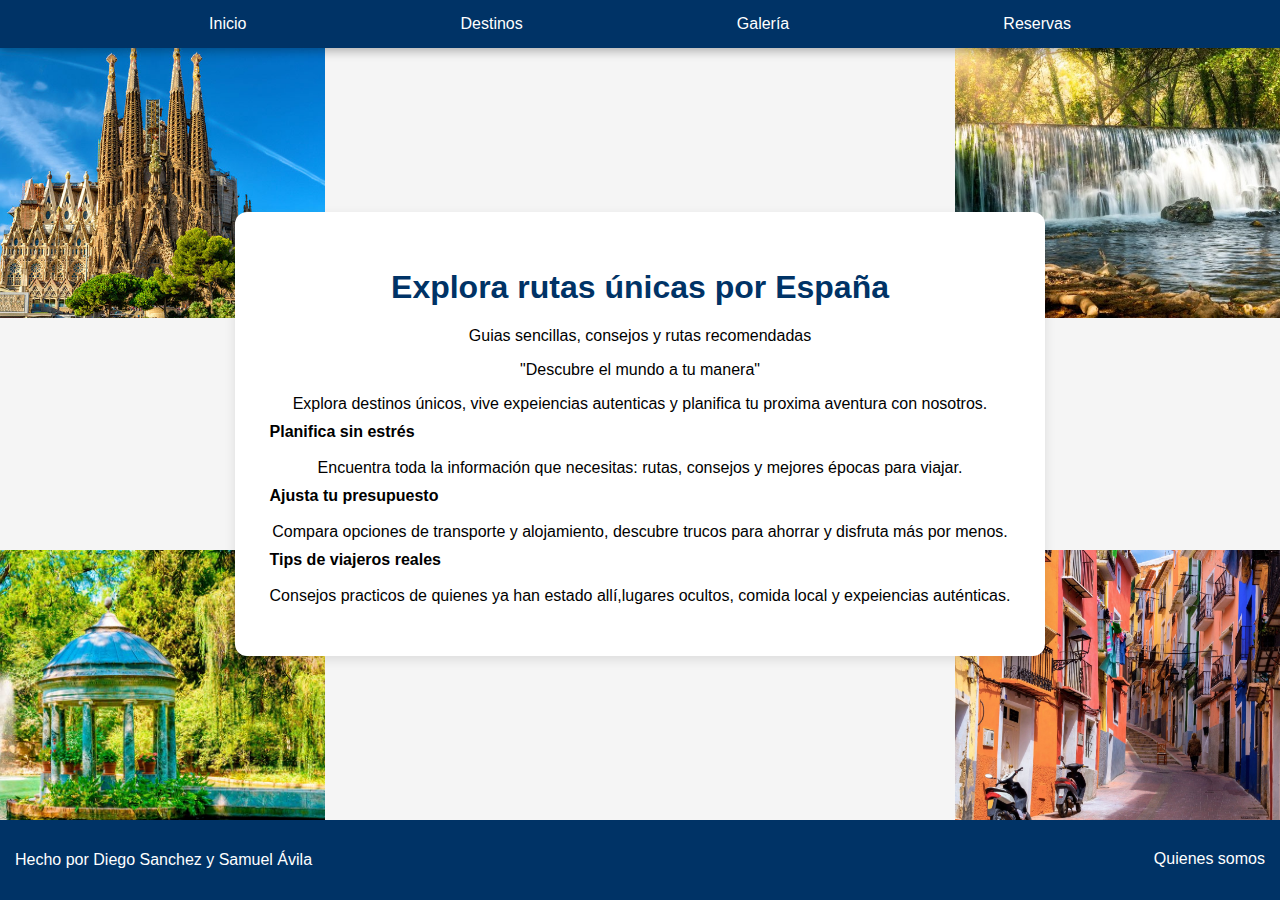
<file: index.html>
<!DOCTYPE html>
<html lang="en">
<head>
    <meta charset="UTF-8">
    <title>Inicio · Descubre España</title>
    <meta name="viewport" content="width=device-width, initial-scale=1.0">
    <link rel="stylesheet" href="css/main.css">
    <link rel="stylesheet" href="css/inicio.css">
</head>
<body>
<!-- Cabecera de la página con navegación principal -->
    <header>
    <nav>
      <a href="index.html">Inicio</a>
      <a href="destinos.html">Destinos</a>
      <a href="galeria.html">Galería</a>
      <a href="reservas.html">Reservas</a>
    </nav>
  </header>
<!-- Contenido principal de la página -->
  <main>
<!-- Secciones con imágenes destacadas -->
    <section id="img1"><img src="img/basilica-sagrada-familia.jpg" alt="basilica-sagrada-familia"></section>
    <section id="img2"><img src="img/cascada-del-hervidero-naturaleza-madrid.jpg" alt="cascada-del-hervidero-naturaleza-madrid"></section>
    <section id="img3"><img src="img/pueblos-bonitos-de-madrid.jpeg" alt="pueblos-bonitos-de-madrid"></section>
    <section id="img4"><img src="img/pueblos-cerca-de-valencia-para-pasar-el-dia.jpg" alt="pueblos-cerca-de-valencia-para-pasar-el-dia"></section>
<!-- Espacios adicionales para diseño con grid -->
    <div id="space1"></div>
    <div id="space2"></div>
    <div id="space3"></div>
    <div id="space4"></div>
<!-- Artículo principal con texto informativo sobre el sitio -->
    <article id="text">
      <h1>Explora rutas únicas por España</h1>
      <p>Guias sencillas, consejos y rutas recomendadas</p>
      <p>"Descubre el mundo a tu manera"</p>
      <p>
      Explora destinos únicos, vive expeiencias autenticas y planifica tu proxima aventura con nosotros.<br>
      <strong>Planifica sin estrés</strong><br>
          Encuentra toda la información que necesitas: rutas, consejos y mejores épocas para viajar.<br>
      <strong>Ajusta tu presupuesto</strong><br>
          Compara opciones de transporte y alojamiento, descubre trucos para ahorrar y disfruta más por menos.<br>
      <strong>Tips de viajeros reales</strong><br>
          Consejos practicos de quienes ya han estado allí,lugares ocultos, comida local y expeiencias auténticas.
      </p>
    </article>
  </main>
<!-- Pie de página con información de autor y enlace adicional -->
  <footer>
    <p>Hecho por Diego Sanchez y Samuel Ávila</p>
    <a id="pie" href="quienes.html">Quienes somos</a> 
  </footer>
</body>
</html>
</file>
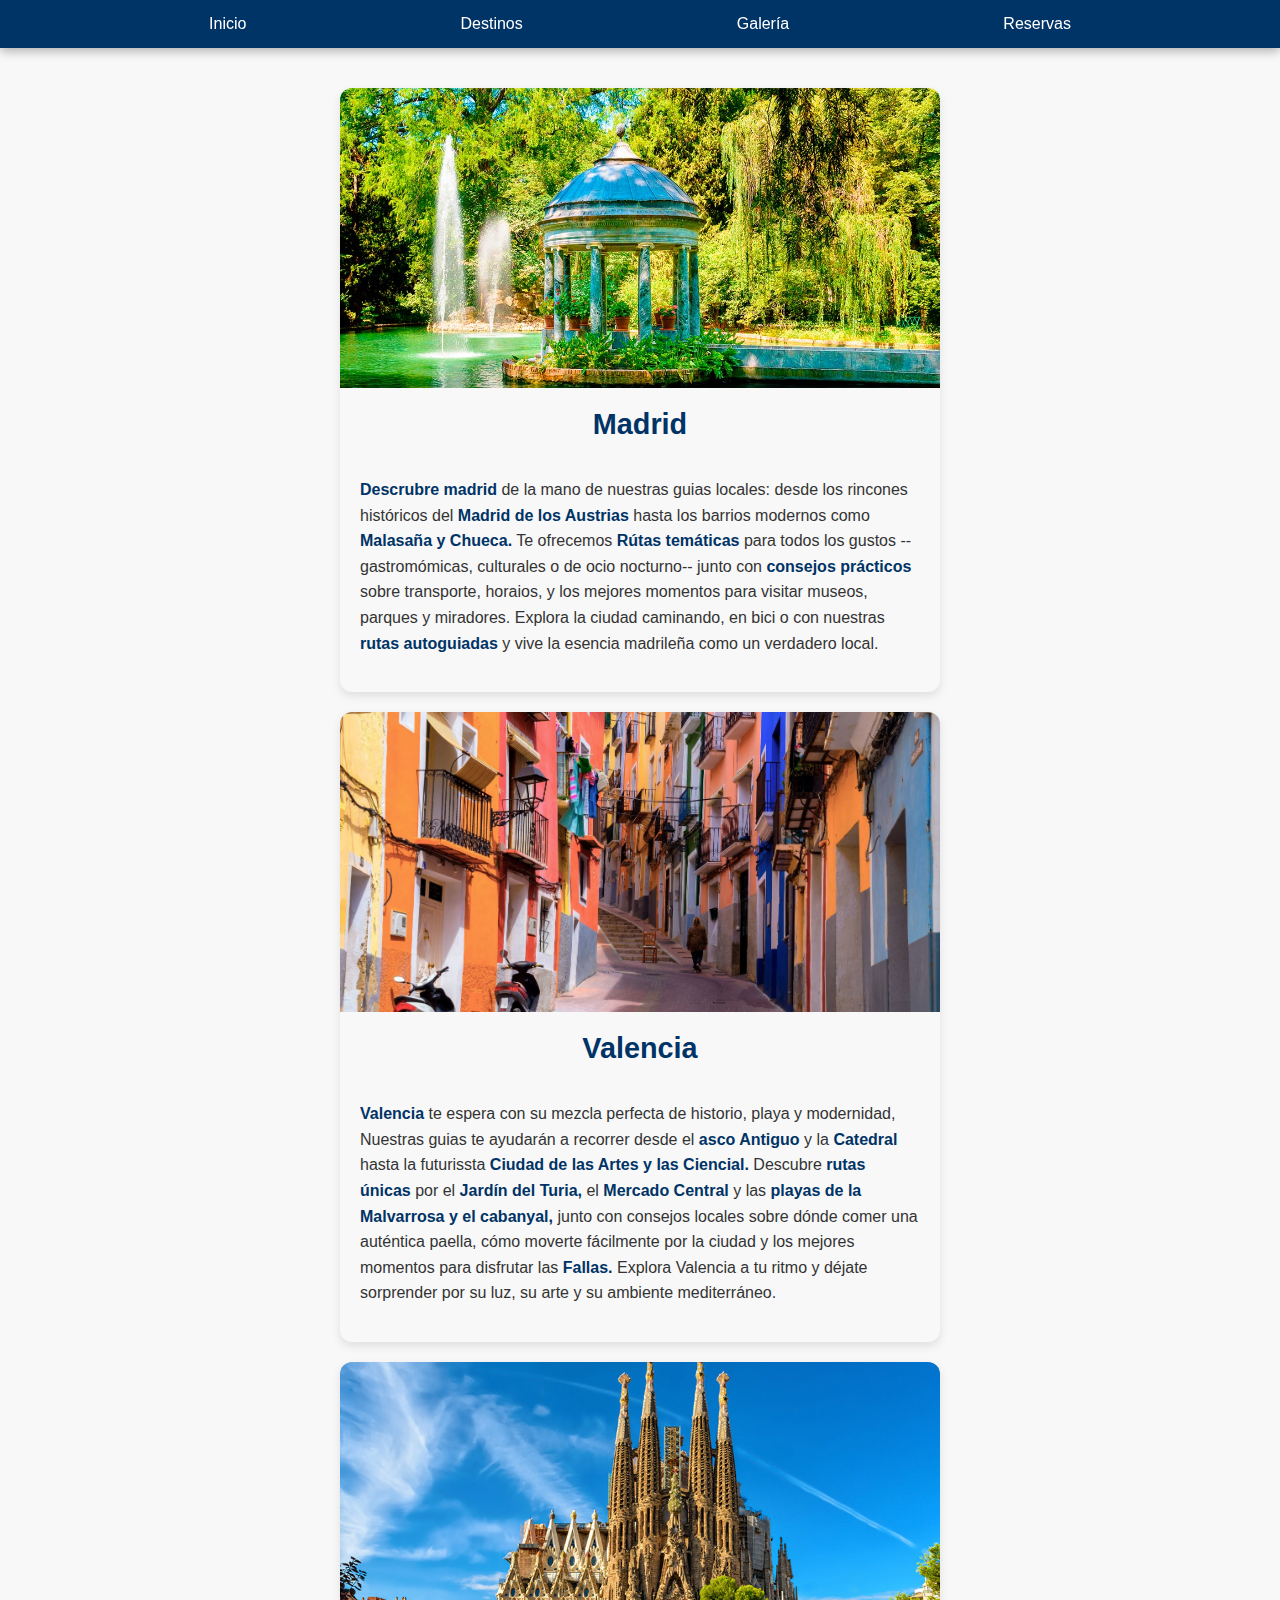
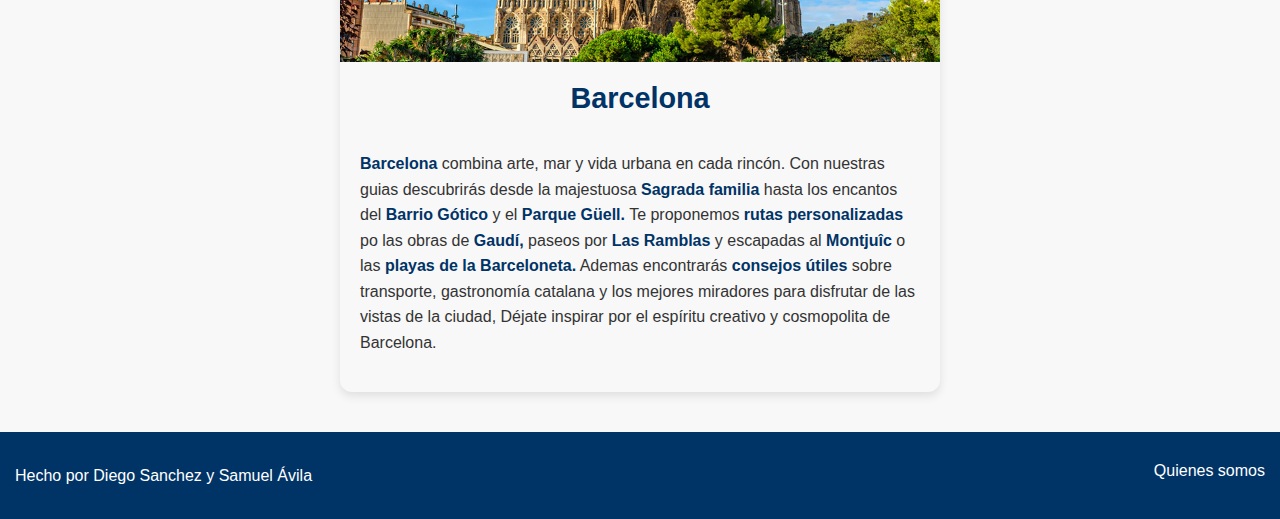
<file: destinos.html>
<!DOCTYPE html>
<html lang="en">
<head>
    <meta charset="UTF-8">
    <title>Destinos · Descubre España</title>
    <meta name="viewport" content="width=device-width, initial-scale=1.0">
<!-- Enlaces a hojas de estilo CSS -->
    <link rel="stylesheet" href="css/main.css">
    <link rel="stylesheet" href="css/destinos.css">
</head>
<body>
<!-- Cabecera de la página con navegación principal -->
    <header>
    <nav>
      <a href="index.html">Inicio</a>
      <a href="destinos.html">Destinos</a>
      <a href="galeria.html">Galería</a>
      <a href="reservas.html">Reservas</a>
    </nav>
  </header>
<!-- Contenido principal de la página -->
  <main>
<!-- Sección dedicada a Madrid -->
    <section id="madrid">
      <img src="img/pueblos-bonitos-de-madrid.jpeg" alt="pueblos-bonitos-de-madrid">
      <h1><Strong>Madrid</Strong></h1>
      <p>
        <strong>Descrubre madrid</strong> de la mano de nuestras guias locales: desde los rincones históricos
        del <strong>Madrid de los Austrias</strong> hasta los barrios modernos como <strong>Malasaña y Chueca.</strong>
        Te ofrecemos <strong>Rútas temáticas</strong> para todos los gustos --gastromómicas, culturales o de ocio nocturno--
        junto con <strong>consejos prácticos</strong> sobre transporte, horaios, y los mejores momentos para visitar museos, 
        parques y miradores. Explora la ciudad caminando, en bici o con nuestras <strong>rutas autoguiadas</strong>
        y vive la esencia madrileña como un verdadero local.
      </p>
    </section>
<!-- Sección dedicada a Valencia -->
    <section id="valencia">
      <img src="img/pueblos-cerca-de-valencia-para-pasar-el-dia.jpg" alt="pueblos-cerca-de-valencia-para-pasar-el-dia">
      <h1>Valencia</h1>
      <p>
        <strong>Valencia</strong> te espera con su mezcla perfecta de historio, playa y modernidad, Nuestras guias te ayudarán 
        a recorrer desde el <strong>asco Antiguo</strong> y la <strong>Catedral</strong> hasta la futurissta <strong>Ciudad de las 
        Artes y las Ciencial.</strong> Descubre <strong>rutas únicas</strong> por el <strong>Jardín del Turia,</strong> el 
        <strong>Mercado Central</strong> y las <strong>playas de la Malvarrosa y el cabanyal,</strong> junto con consejos locales 
        sobre dónde comer una auténtica paella, cómo moverte fácilmente por la ciudad y los mejores momentos para disfrutar las <strong>Fallas.</strong> 
        Explora Valencia a tu ritmo y déjate sorprender por su luz, su arte y su ambiente mediterráneo.
      </p>
    </section>
<!-- Sección dedicada a Barcelona -->
    <section id="barcelona">
      <img src="img/basilica-sagrada-familia.jpg" alt="basilica-sagrada-familia">
      <h1>Barcelona</h1>
      <p>
        <strong>Barcelona</strong> combina arte, mar y vida urbana en cada rincón. Con nuestras guias descubrirás desde la majestuosa
        <strong>Sagrada familia</strong> hasta los encantos del <strong>Barrio Gótico</strong> y el <strong>Parque Güell.</strong> Te 
        proponemos <strong>rutas personalizadas</strong> po las obras de <strong>Gaudí,</strong> paseos por <strong>Las Ramblas</strong> 
        y escapadas al <strong>Montjuîc</strong> o las <strong>playas de la Barceloneta.</strong> Ademas encontrarás <strong>consejos útiles</strong> 
        sobre transporte, gastronomía catalana y los mejores miradores para disfrutar de las vistas de la ciudad, Déjate inspirar por el espíritu creativo 
        y cosmopolita de Barcelona.
      </p>
    </section>
  </main>
<!-- Pie de página con información de autor y enlace adicional -->
  <footer>
    <p>Hecho por Diego Sanchez y Samuel Ávila</p>
    <a id="pie" href="quienes.html">Quienes somos</a>  
  </footer>
</body>
</html>
</file>
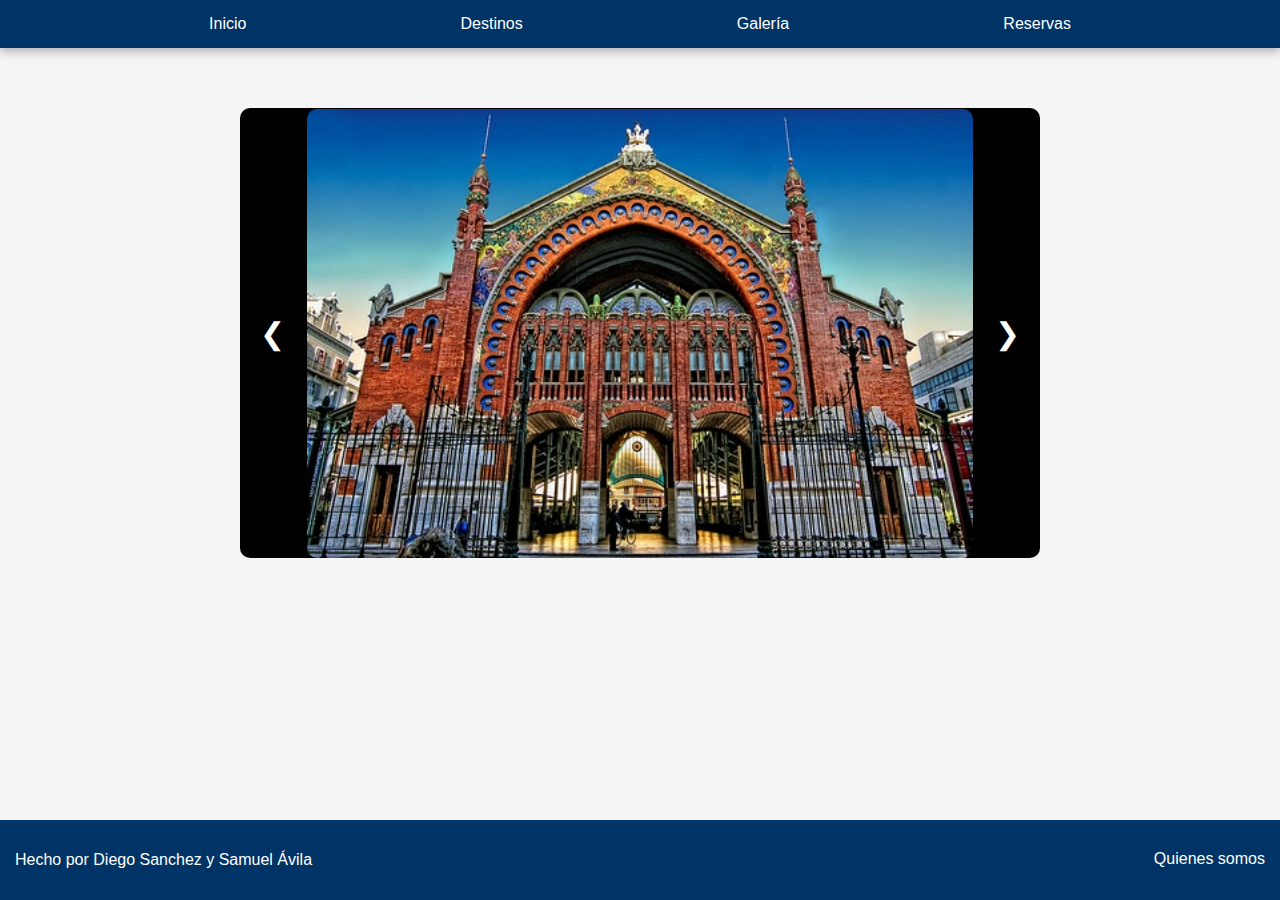
<file: galeria.html>
<!DOCTYPE html>
<html lang="es">
<head>
    <meta charset="UTF-8">
    <title>Galería · Descubre España</title>
    <meta name="viewport" content="width=device-width, initial-scale=1.0">
<!-- Enlaces a hojas de estilo CSS -->
    <link rel="stylesheet" href="css/main.css">
    <link rel="stylesheet" href="css/galeria.css">
</head>
<body>
<!-- Cabecera de la página con navegación principal -->
    <header>
        <nav>
            <a href="index.html">Inicio</a>
            <a href="destinos.html">Destinos</a>
            <a href="galeria.html">Galería</a>
            <a href="reservas.html">Reservas</a>
        </nav>
    </header>
<!-- Contenido principal de la página -->
    <main>
    <section class="slideshow-container">
        <input type="radio" name="carousel" id="slide1" checked>
        <input type="radio" name="carousel" id="slide2">
        <input type="radio" name="carousel" id="slide3">
        <input type="radio" name="carousel" id="slide4">
    
        <div class="slides">
            <div class="slide s1"><img src="img/2-mercado-colon.jpg" alt="Mercado Colón"></div>
            <div class="slide s2"><img src="img/basilica-sagrada-familia.jpg" alt="Sagrada Familia"></div>
            <div class="slide s3"><img src="img/piscinas-naturales-en-valencia.jpg" alt="Piscinas Naturales Valencia"></div>
            <div class="slide s4"><img src="img/playas-barceloneta.jpg" alt="Playas Barceloneta"></div>
        </div>
    
        <!-- Flechas: cada slide tiene sus propias -->
        <!-- Slide 1 -->
        <label for="slide4" class="prev s1">&#10094;</label>
        <label for="slide2" class="next s1">&#10095;</label>
        <!-- Slide 2 -->
        <label for="slide1" class="prev s2">&#10094;</label>
        <label for="slide3" class="next s2">&#10095;</label>
        <!-- Slide 3 -->
        <label for="slide2" class="prev s3">&#10094;</label>
        <label for="slide4" class="next s3">&#10095;</label>
        <!-- Slide 4 -->
        <label for="slide3" class="prev s4">&#10094;</label>
        <label for="slide1" class="next s4">&#10095;</label>
    
        <!-- Dots -->
        <div class="navigation-manual">
            <label for="slide1" class="manual-btn"></label>
            <label for="slide2" class="manual-btn"></label>
            <label for="slide3" class="manual-btn"></label>
            <label for="slide4" class="manual-btn"></label>
        </div>
    </section>
    </main>
<!-- Pie de página con información de autor y enlace adicional -->
    <footer>
        <p>Hecho por Diego Sanchez y Samuel Ávila</p>
        <a id="pie" href="quienes.html">Quienes somos</a>
    </footer>
</body>
</html>
</file>
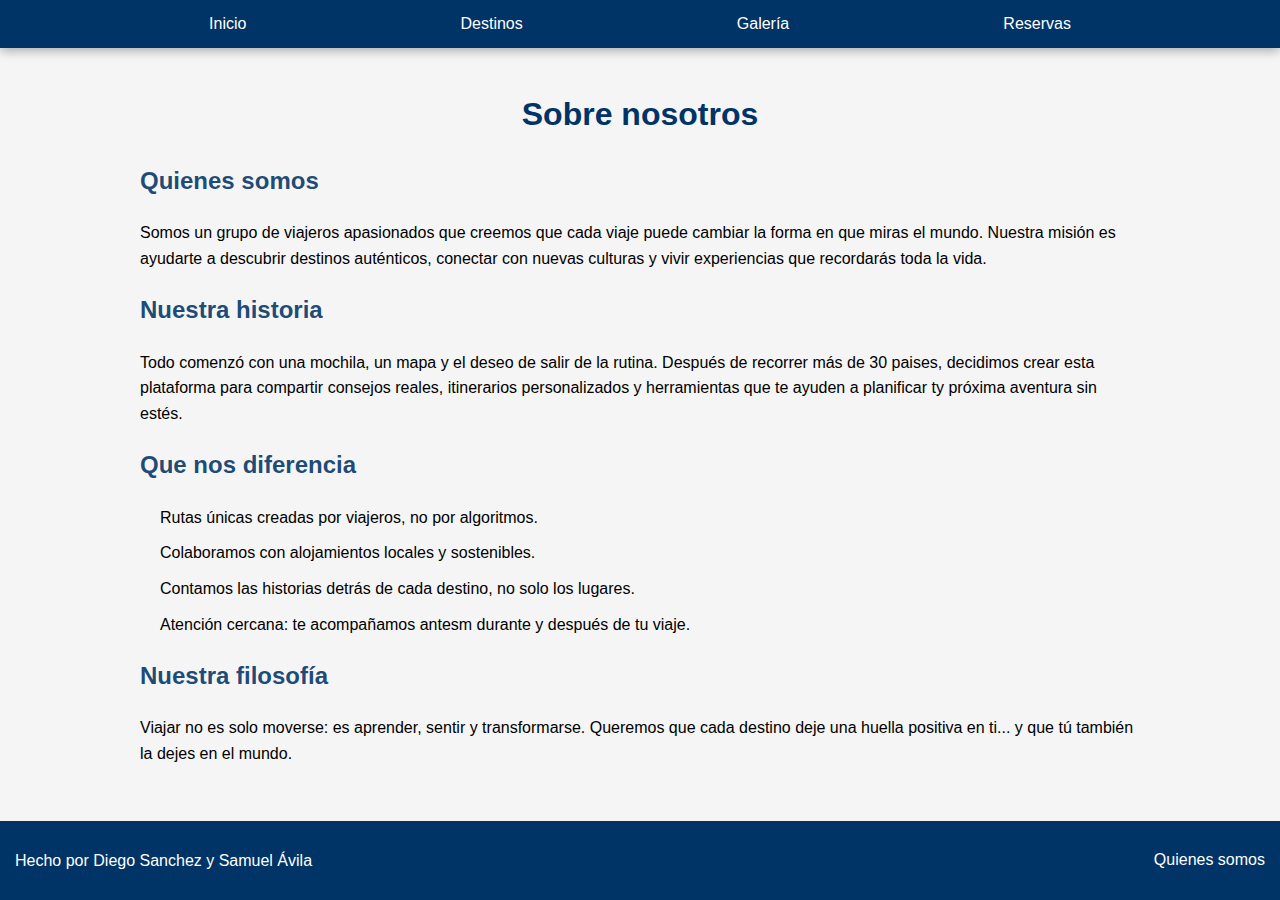
<file: quienes.html>
<!DOCTYPE html>
<html lang="en">
<head>
    <meta charset="UTF-8">
    <title>Quienes somos · Descubre España</title>
    <meta name="viewport" content="width=device-width, initial-scale=1.0">
    <link rel="stylesheet" href="css/main.css">
    <link rel="stylesheet" href="css/quienes.css">
</head>
<body>
    <header>
    <nav>
      <a href="index.html">Inicio</a>
      <a href="destinos.html">Destinos</a>
      <a href="galeria.html">Galería</a>
      <a href="reservas.html">Reservas</a>
    </nav>
  </header>

  <main>
    <h1>Sobre nosotros</h1>
    
    <h2>Quienes somos</h2>
    <p>
      Somos un grupo de viajeros apasionados que creemos que cada viaje puede cambiar la forma
      en que miras el mundo. Nuestra misión es ayudarte a descubrir destinos auténticos, conectar 
      con nuevas culturas y vivir experiencias que recordarás toda la vida.
    </p>

    <h2>Nuestra historia</h2>
    <p>
      Todo comenzó con una mochila, un mapa y el deseo de salir de la rutina. Después de recorrer más de 30 paises, 
      decidimos crear esta plataforma para compartir consejos reales, itinerarios personalizados y herramientas que te 
      ayuden a planificar ty próxima aventura sin estés.
    </p>

    <h2>Que nos diferencia</h2>
    <ul>
      <li>Rutas únicas creadas por viajeros, no por algoritmos.</li>
      <li>Colaboramos con alojamientos locales y sostenibles.</li>
      <li>Contamos las historias detrás de cada destino, no solo los lugares.</li>
      <li>Atención cercana: te acompañamos antesm durante y después de tu viaje.</li>
    </ul>

    <h2>Nuestra filosofía</h2>
    <p>
      Viajar no es solo moverse: es aprender, sentir y transformarse. Queremos que cada destino deje una huella positiva 
      en ti... y que tú también la dejes en el mundo.
    </p>
  </main>

  <footer>
    <p>Hecho por Diego Sanchez y Samuel Ávila</p>
    <a id="pie" href="quienes.html">Quienes somos</a>
  </footer>
</body>
</html>
</file>
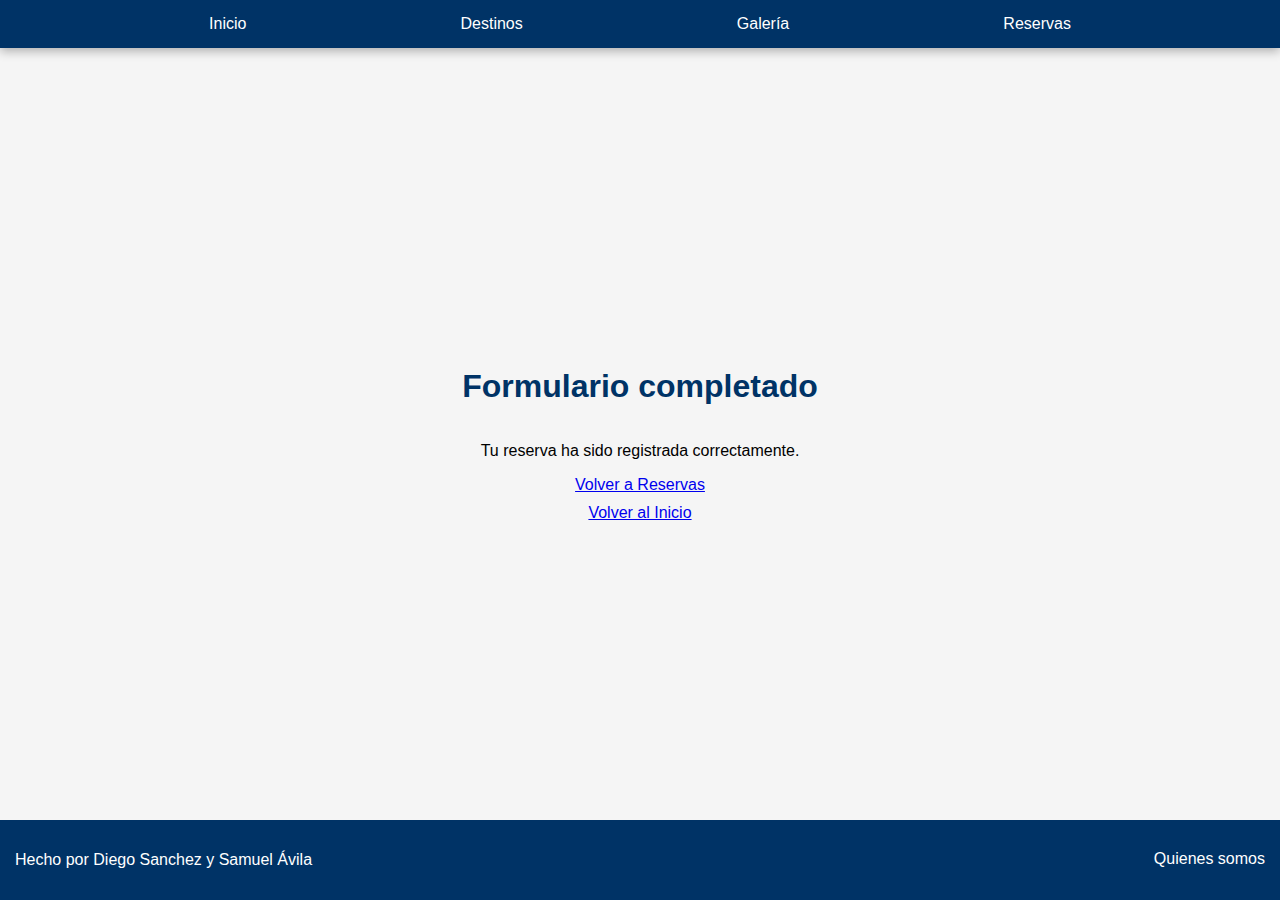
<file: reservacompletada.html>
<!DOCTYPE html>
<html lang="es">
<head>
    <meta charset="UTF-8">
    <title>Reserva Completada</title>
    <meta name="viewport" content="width=device-width, initial-scale=1.0">
<!-- Enlaces a hojas de estilo CSS -->
    <link rel="stylesheet" href="css/main.css">
</head>
<body>
<!-- Cabecera de la página con navegación principal -->
    <header>
        <nav>
            <a href="index.html">Inicio</a>
            <a href="destinos.html">Destinos</a>
            <a href="galeria.html">Galería</a>
            <a href="reservas.html">Reservas</a>
        </nav>
    </header>
<!-- Contenido principal de la página -->
    <main style="display:flex; flex-direction:column; justify-content:center; align-items:center; min-height:70vh;">
        <h1>Formulario completado </h1>
        <p>Tu reserva ha sido registrada correctamente.</p>
        <a href="reservas.html" class="btn-reservar">Volver a Reservas</a>
        <a href="index.html" class="btn-reservar" style="margin-top:10px;">Volver al Inicio</a>
    </main>
<!-- Pie de página con información de autor y enlace adicional -->
    <footer>
        <p>Hecho por Diego Sanchez y Samuel Ávila</p>
        <a id="pie" href="quienes.html">Quienes somos</a>
    </footer>
</body>
</html>
</file>
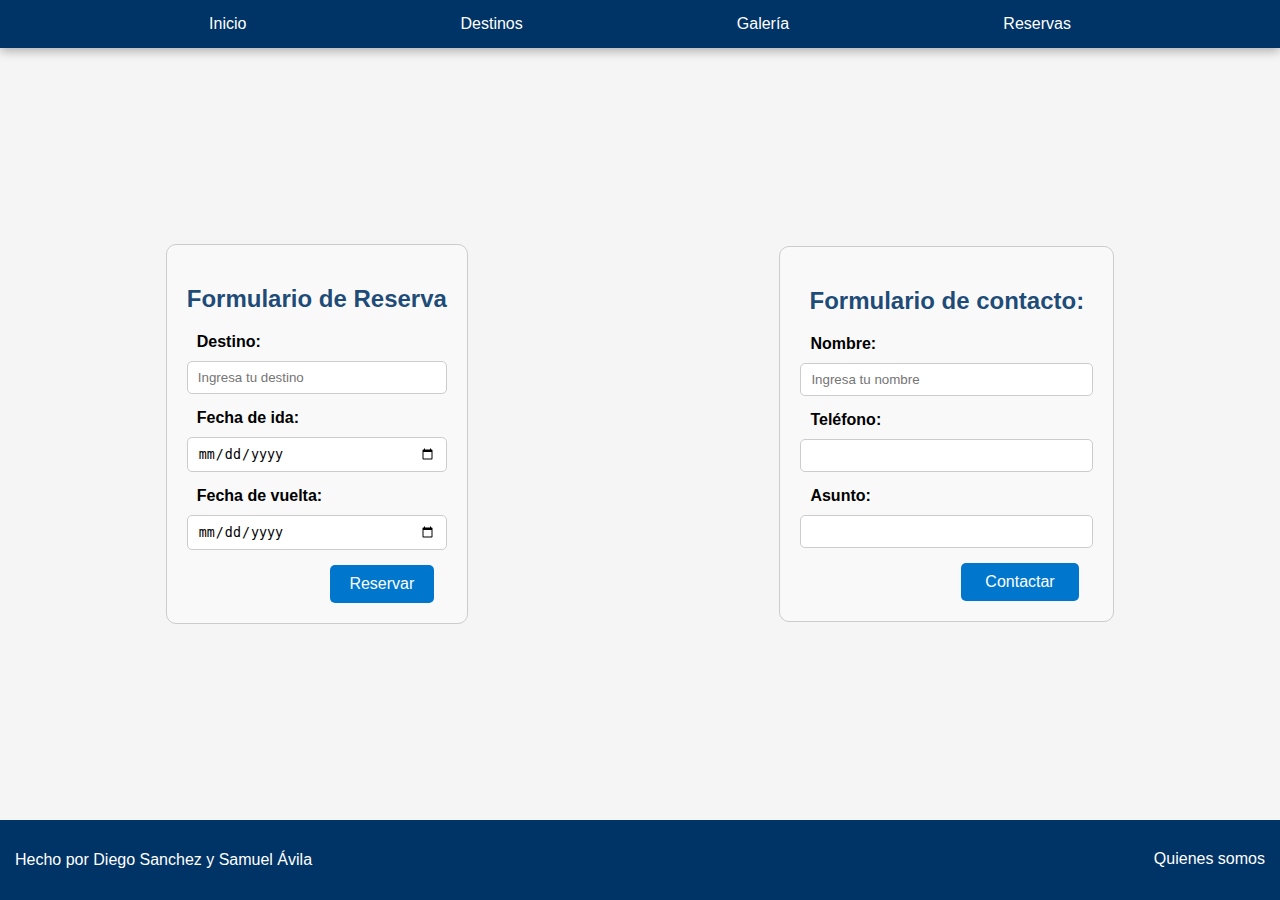
<file: reservas.html>
<!DOCTYPE html>
<html lang="en">
<head>
    <meta charset="UTF-8">
    <title>Reservas · Descubre España</title>
    <meta name="viewport" content="width=device-width, initial-scale=1.0">
<!-- Enlaces a hojas de estilo CSS -->
    <link rel="stylesheet" href="css/main.css">
    <link rel="stylesheet" href="css/reservas.css">
</head>
<body>
<!-- Cabecera de la página con navegación principal -->
    <header>
    <nav>
      <a href="index.html">Inicio</a>
      <a href="destinos.html">Destinos</a>
      <a href="galeria.html">Galería</a>
      <a href="reservas.html">Reservas</a>
    </nav>
  </header>
<!-- Contenido principal de la página -->
  <main>
<!-- Formulario de reserva -->
    <form >
      <h2>Formulario de Reserva</h2>

      <label for="destino">Destino:</label>
      <input type="text" id="destino" name="destino" placeholder="Ingresa tu destino" required>

      <label for="fecha-ida">Fecha de ida:</label>
      <input type="date" id="fecha-ida" name="fecha-ida" required>

      <label for="fecha-vuelta">Fecha de vuelta:</label>
      <input type="date" id="fecha-vuelta" name="fecha-vuelta" required>

      <button type="submit">
        <a href="reservacompletada.html" class="btn-reservar">Reservar</a>
      </button>
    </form>
<!-- Formulario de contacto -->
    <form>
      <h2>Formulario de contacto:</h2>

      <label for="nombre">Nombre:</label>
      <input type="text" id="nombre" name="nombre" placeholder="Ingresa tu nombre" required>

      <label for="telefono">Teléfono:</label>
      <input type="tel" id="telefono" name="telefono" required>

      <label for="asunto">Asunto:</label>
      <input type="text" id="asunto" name="asunto" required>

      <button class="boton" type="submit">
        <a href="reservacompletada.html" class="btn-reservar">Contactar</a>
      </button>
    </form>
  </main>
<!-- Pie de página con información de autor y enlace adicional -->
  <footer>
    <p>Hecho por Diego Sanchez y Samuel Ávila</p>
    <a id="pie" href="quienes.html">Quienes somos</a>
  </footer>
</body>
</html>
</file>
<file: css/main.css>
/* Estilos generales del body */
body {
  font-family: Arial, sans-serif;
  margin: 0;
  display: flex;
  flex-direction: column;
  min-height: 100vh;
  background-color: whitesmoke;
}

/* Estilos del header */
header {
  position: sticky;
  top: 0;
  background-color: #003366;
  color: white;
  text-align: center;
  padding: 15px;
  z-index: 110;
  transition: box-shadow 0.3s ease;
}

/* Efecto hover: sombra al pasar el mouse sobre el header */
header:hover {
  box-shadow: 0 3px 10px rgba(0,0,0,0.3);
}

/* Estilos del main */
main {
  padding: 20px;
  text-align: center;
  flex-grow: 1;
}

/* Estilos del footer */
footer {
  background-color: #003366;
  color: white;
  text-align: center;
  padding: 15px;
  display: flex;
  justify-content: space-between;
  flex-wrap: wrap;
}

footer p {
  color: white;
  padding: 0;
}

/* Estilo para enlace o sección identificada como #pie */
#pie {
  color: white;
  padding-top: 15px;
  text-decoration: none;
}

/* Estilos de navegación */
nav {
  display: flex;
  justify-content: space-evenly;
  flex-wrap: wrap;
  gap: 10px;
}

nav a {
  color: white;
  margin: 0 10px;
  text-decoration: none;
}

/* Efectos generales para enlaces y botones */
a, button {
  transition: all 0.3s ease; /* Transición suave para hover */
}

a:hover, button:hover {
  transform: scale(1.05); /* Agranda ligeramente al pasar el mouse */
}

/* Estilos de títulos */
h1 {
  color: #003366;
}

h2 {
  color: #003366e1;
  text-align: left;
}
</file>
<file: css/inicio.css>
/* Estilos principales del contenedor <main> */
main {
  display: grid;
  grid-template-areas:
    "img1 space1 space1 img2"
    "space2 text text space3"
    "space2 text text space3"
    "img3 space4 space4 img4";

  grid-template-columns: 250px 1fr 1fr 250px;
  grid-template-rows: 250px 1fr 1fr 250px;
  align-items: center;
  justify-items: center;
  padding: 0;
  margin: 0;
  overflow: hidden;
}

/* Asignación de áreas de grid a cada elemento */
#img1 { grid-area: img1; }
#img2 { grid-area: img2; }
#img3 { grid-area: img3; }
#img4 { grid-area: img4; }
#space1 { grid-area: space1; }
#space2 { grid-area: space2; }
#space3 { grid-area: space3; }
#space4 { grid-area: space4; }
#text { grid-area: text; }

/* Estilos para las imágenes */
#img1, #img2, #img3, #img4 {
  width: 400px;
  height: 290px;
  overflow: hidden;
  border-radius: 10px;
  position: relative;
  transition: transform 0.4s ease;
}

/* Efecto hover: agrandar ligeramente la imagen */
#img1:hover, #img2:hover, #img3:hover, #img4:hover {
  transform: scale(1.03);
}

/* Ajuste de las imágenes internas para cubrir su contenedor */
#img1 img, #img2 img, #img3 img, #img4 img {
  width: 100%;
  height: 100%;
  object-fit: cover;
}

/* Estilos del bloque de texto central */
#text {
  background: white;
  margin: -100px;
  padding: 35px;
  border-radius: 12px;
  text-align: center;
  max-width: 800px;
  z-index: 100;
  box-shadow: 0 4px 12px rgba(0,0,0,0.1);
}

/* Efecto hover: agrandar ligeramente el texto */
#text:hover{
   transform: scale(1.03);
}

/* Estilo de los elementos <strong> dentro del texto */
strong {
    display: block; 
    text-align: start;
    padding-top: 10px;
}

/* Media Query para pantallas pequeñas */
@media (max-width: 700px) {
  main {
    grid-template-areas:
      "img1"
      "img2"
      "text"
      "img3"
      "img4";
    grid-template-columns: 1fr;
    grid-template-rows: auto;
    gap: 20px;
    padding: 20px;
  }

  /* Ajuste de tamaño de las imágenes */
  #img1, #img2, #img3, #img4 {
    width: 100%;
    height: 250px;
  }

  /* Ajuste del bloque de texto */
  #text {
    margin: 0;
    padding: 25px;
  }
}
</file>
<file: css/destinos.css>
/* Contenedor principal de las secciones */
main {
  display: flex;
  justify-content: space-evenly;
  align-items: stretch;
  padding: 40px;
  gap: 20px;
  flex-wrap: wrap;
  background-color: #f8f8f8;
}

/* Tarjeta o sección individual */
section {
  border-radius: 12px;
  box-shadow: 0 4px 10px rgba(0,0,0,0.1);
  overflow: hidden;
  flex: 1 1 600px;
  max-width: 600px;
  display: flex;
  flex-direction: column;
  text-align: left;
  transition: transform 0.3s ease, box-shadow 0.3s ease;
}

/* Efecto al pasar el cursor sobre la sección */
section:hover {
  transform: translateY(-5px);
  box-shadow: 0 6px 20px rgba(0,0,0,0.15);
}

/* Imagen dentro de la sección */
img {
  width: 100%;
  height: 300px;
  object-fit: cover;
}

/* Título de la sección */
h1 {
  font-size: 1.8rem;
  margin: 20px;
  text-align: center;
}

/* Párrafo dentro de la sección */
p {
  padding: 0 20px 20px;
  font-size: 1rem;
  line-height: 1.6;
  color: #333;
}

/* Texto en negrita dentro del párrafo */
strong {
  color: #003366;
  font-weight: 700;
}
</file>
<file: css/galeria.css>
* { box-sizing: border-box; }


.slideshow-container {
    max-width: 800px;
    height: 450px;
    margin: 40px auto;
    position: relative;
    overflow: hidden;
    border-radius: 10px;
    background: #000;
}

input[name="carousel"] { display: none; }

.slide {
    position: absolute;
    width: 100%;
    height: 100%;
    display: flex;
    justify-content: center;
    align-items: center;
    opacity: 0;
    transition: opacity 0.8s ease-in-out;
}

.slide img { max-width: 100%; max-height: 100%; object-fit: contain; border-radius: 10px; }

#slide1:checked ~ .slides .s1,
#slide2:checked ~ .slides .s2,
#slide3:checked ~ .slides .s3,
#slide4:checked ~ .slides .s4 {
    opacity: 1;
    z-index: 1;
}

/* Flechas visibles solo para slide activa */
.prev, .next { display: none; position: absolute; top: 50%; transform: translateY(-50%); font-size: 30px; color: #fff; background: rgba(0,0,0,0.4); padding: 10px; border-radius: 50%; cursor: pointer; z-index: 2; transition: background 0.3s; }
.prev:hover, .next:hover { background: rgba(0,0,0,0.8); }
.prev { left: 10px; } .next { right: 10px; }

#slide1:checked ~ .prev.s1, #slide1:checked ~ .next.s1,
#slide2:checked ~ .prev.s2, #slide2:checked ~ .next.s2,
#slide3:checked ~ .prev.s3, #slide3:checked ~ .next.s3,
#slide4:checked ~ .prev.s4, #slide4:checked ~ .next.s4 { display: block; }

/* Dots */
.navigation-manual {
    position: absolute;
    width: 100%;
    bottom: 10px;
    display: flex;
    justify-content: center;
}
.manual-btn { border: 2px solid #fff; padding: 5px; border-radius: 50%; cursor: pointer; margin: 0 5px; transition: background 0.3s; }
.manual-btn:hover { background: #fff; }


/* Flechas funcionales */
.prev, .next {
    position: absolute;
    top: 50%;
    transform: translateY(-50%);
    font-size: 30px;
    color: white;
    background: rgba(0,0,0,0.4);
    padding: 10px;
    border-radius: 50%;
    cursor: pointer;
    user-select: none;
    transition: background 0.3s;
    z-index: 2;
}

.prev:hover, .next:hover { background: rgba(0,0,0,0.8); }

.prev { left: 10px; }
.next { right: 10px; }

/* Mostrar flechas solo para la slide activa */
#slide1:checked ~ .prev.s1,
#slide1:checked ~ .next.s1,
#slide2:checked ~ .prev.s2,
#slide2:checked ~ .next.s2,
#slide3:checked ~ .prev.s3,
#slide3:checked ~ .next.s3,
#slide4:checked ~ .prev.s4,
#slide4:checked ~ .next.s4 {
    display: block;
}

/* Ocultar todas las demás */
.prev, .next { display: none; }
</file>
<file: css/quienes.css>
main {
    max-width: 1000px;
    margin: 0 auto;
    padding: 20px;
    line-height: 1.6;
}

p, li {
    text-align: left;
    margin-bottom: 15px;
}

ul {
    padding-left: 20px; 
    list-style: none;
}

li {
    margin-bottom: 10px;
}
</file>
<file: css/reservas.css>
/*    Estilos generales del contenedor <main> */
main {
    display: flex;
    flex-wrap: wrap;
    gap: 20px;
}

/* Estilos del formulario */
form {
  max-width: 400px;
  margin: 30px auto;
  padding: 20px;
  border: 1px solid #ccc;
  border-radius: 10px;
  font-family: Arial, sans-serif;
  background-color: #f9f9f9;
  align-self: center;
}

/* Estilo del título dentro del formulario */
h2 {
  text-align: center;
  margin-bottom: 20px;
}

/* Estilos de los labels del formulario */
label {
  display: block;
  margin-bottom: 10px;
  font-weight: bold;
  text-align: left;
  text-indent: 10px;
}

/* Estilos de los inputs del formulario */
input {
  width: 100%;
  padding: 8px 10px;
  margin-bottom: 15px;
  border: 1px solid #ccc;
  border-radius: 5px;
  box-sizing: border-box;
}

/* Estilos del botón del formulario */
button {
  width: 40%;
  padding: 10px;
  background-color: #0077cc;
  color: white;
  border: none;
  border-radius: 5px;
  font-size: 16px;
  cursor: pointer;
  margin-left: 50%;
  transition: background 0.3s;
}
/* Estilos del texto del boton*/
button a {
    color: white;
    text-decoration: none;
}
/* Efecto hover del botón */
button:hover {
  background-color: #005fa3;
}
</file>
